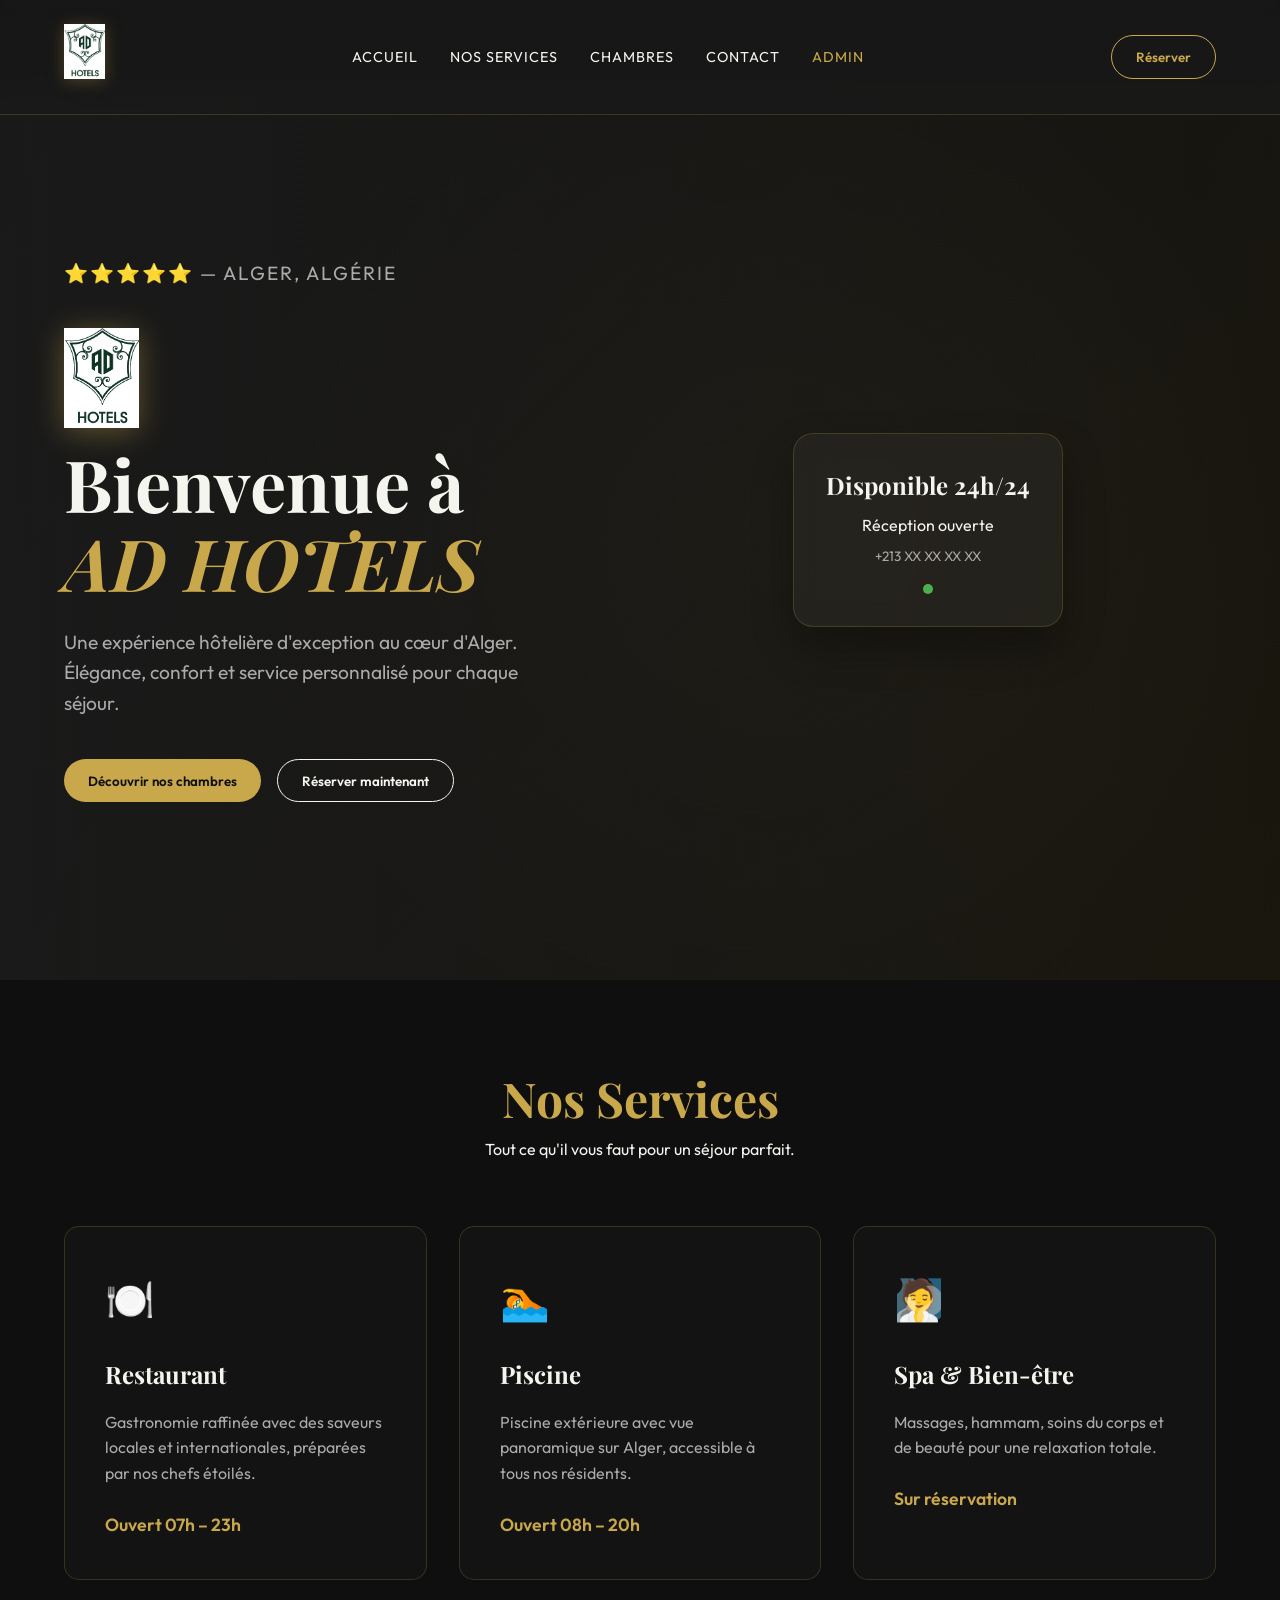
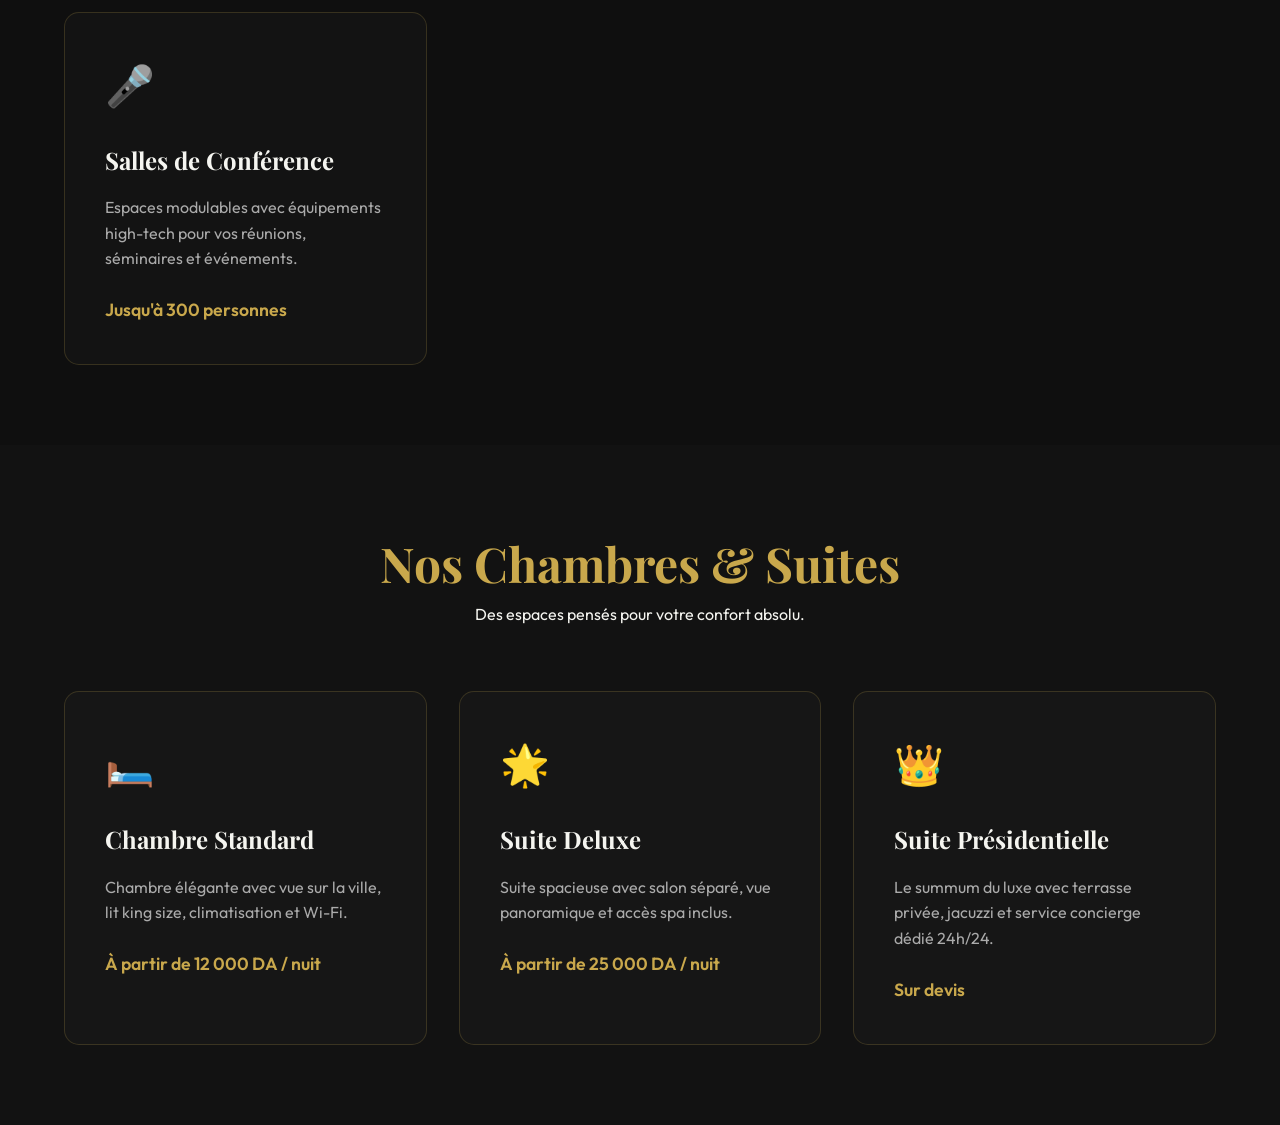
<file: index.html>
<!DOCTYPE html>
<html lang="fr">
<head>
    <meta charset="UTF-8">
    <meta name="viewport" content="width=device-width, initial-scale=1.0">
    <title>ADHOTEL | Hôtel de Luxe - Alger</title>
    <meta name="description" content="ADHOTEL Alger — Votre hôtel 5 étoiles au cœur d'Alger. Restaurant gastronomique, piscine, spa et salles de conférence.">
    <link rel="stylesheet" href="styles.css">
    <link href="https://fonts.googleapis.com/css2?family=Playfair+Display:wght@400;600&family=Outfit:wght@300;400;600&display=swap" rel="stylesheet">
    <link rel="manifest" href="manifest.json">
</head>
<body>
    <nav class="navbar">
        <div class="logo"><img src="images/logo.png" alt="AD HOTELS" class="logo-img"></div>
        <ul class="nav-links">
            <li><a href="#home">Accueil</a></li>
            <li><a href="#services">Nos Services</a></li>
            <li><a href="#chambres">Chambres</a></li>
            <li><a href="#contact">Contact</a></li>
            <li><a href="admin.html" style="color: var(--primary-color);">Admin</a></li>
        </ul>
        <button class="btn-book">Réserver</button>
    </nav>

    <header id="home" class="hero">
        <div class="hero-content">
            <p class="hero-tag">⭐⭐⭐⭐⭐ — Alger, Algérie</p>
            <img src="images/logo.png" alt="AD HOTELS" class="hero-logo">
            <h1>Bienvenue à<br><span>AD HOTELS</span></h1>
            <p>Une expérience hôtelière d'exception au cœur d'Alger. Élégance, confort et service personnalisé pour chaque séjour.</p>
            <div class="hero-buttons">
                <button class="btn-primary">Découvrir nos chambres</button>
                <button class="btn-secondary">Réserver maintenant</button>
            </div>
        </div>
        <div class="hero-image">
            <div class="glass-card">
                <h3>Disponible 24h/24</h3>
                <p>Réception ouverte</p>
                <p style="font-size:0.85rem; color:#aaa; margin-top:0.5rem;">+213 XX XX XX XX</p>
                <div class="pulse-indicator"></div>
            </div>
        </div>
    </header>

    <section id="services" class="services">
        <div class="section-header">
            <h2>Nos Services</h2>
            <p>Tout ce qu'il vous faut pour un séjour parfait.</p>
        </div>
        <div class="services-grid">
            <div class="service-card">
                <div class="service-icon">🍽️</div>
                <h3>Restaurant</h3>
                <p>Gastronomie raffinée avec des saveurs locales et internationales, préparées par nos chefs étoilés.</p>
                <span class="price">Ouvert 07h – 23h</span>
            </div>
            <div class="service-card">
                <div class="service-icon">🏊</div>
                <h3>Piscine</h3>
                <p>Piscine extérieure avec vue panoramique sur Alger, accessible à tous nos résidents.</p>
                <span class="price">Ouvert 08h – 20h</span>
            </div>
            <div class="service-card">
                <div class="service-icon">🧖</div>
                <h3>Spa & Bien-être</h3>
                <p>Massages, hammam, soins du corps et de beauté pour une relaxation totale.</p>
                <span class="price">Sur réservation</span>
            </div>
            <div class="service-card">
                <div class="service-icon">🎤</div>
                <h3>Salles de Conférence</h3>
                <p>Espaces modulables avec équipements high-tech pour vos réunions, séminaires et événements.</p>
                <span class="price">Jusqu'à 300 personnes</span>
            </div>
        </div>
    </section>

    <section id="chambres" class="services" style="background: rgba(255,255,255,0.01);">
        <div class="section-header">
            <h2>Nos Chambres & Suites</h2>
            <p>Des espaces pensés pour votre confort absolu.</p>
        </div>
        <div class="services-grid">
            <div class="service-card">
                <div class="service-icon">🛏️</div>
                <h3>Chambre Standard</h3>
                <p>Chambre élégante avec vue sur la ville, lit king size, climatisation et Wi-Fi.</p>
                <span class="price">À partir de 12 000 DA / nuit</span>
            </div>
            <div class="service-card">
                <div class="service-icon">🌟</div>
                <h3>Suite Deluxe</h3>
                <p>Suite spacieuse avec salon séparé, vue panoramique et accès spa inclus.</p>
                <span class="price">À partir de 25 000 DA / nuit</span>
            </div>
            <div class="service-card">
                <div class="service-icon">👑</div>
                <h3>Suite Présidentielle</h3>
                <p>Le summum du luxe avec terrasse privée, jacuzzi et service concierge dédié 24h/24.</p>
                <span class="price">Sur devis</span>
            </div>
        </div>
    </section>

    <!-- Modal Booking -->
    <div id="booking-modal" class="modal">
        <div class="modal-content glass">
            <span class="close">&times;</span>
            <h2>Réserver à ADHOTEL</h2>
            <form id="booking-form">
                <div class="form-group">
                    <label>Type de séjour / Service</label>
                    <select id="prestation" required>
                        <option value="">Sélectionnez...</option>
                        <option value="standard">Chambre Standard</option>
                        <option value="deluxe">Suite Deluxe</option>
                        <option value="presidentielle">Suite Présidentielle</option>
                        <option value="restaurant">Restaurant</option>
                        <option value="spa">Spa & Bien-être</option>
                        <option value="conference">Salle de Conférence</option>
                    </select>
                </div>
                <div class="form-group">
                    <label>Date</label>
                    <input type="date" id="booking-date" required>
                </div>
                <div style="display: flex; gap: 1rem;">
                    <div class="form-group" style="flex: 1;">
                        <label>Heure d'arrivée</label>
                        <input type="time" id="arrival-time" required>
                    </div>
                    <div class="form-group" style="flex: 1;">
                        <label>Heure de départ</label>
                        <input type="time" id="departure-time" required>
                    </div>
                </div>
                <input type="hidden" id="selected-time">
                <div class="form-group" style="display: flex; gap: 1rem;">
                    <div style="flex: 1;">
                        <label>Prénom</label>
                        <input type="text" id="prenom" placeholder="Mohamed" required>
                    </div>
                    <div style="flex: 1;">
                        <label>Nom</label>
                        <input type="text" id="nom" placeholder="Benali" required>
                    </div>
                </div>
                <div class="form-group">
                    <label>Numéro de téléphone</label>
                    <input type="tel" id="telephone" placeholder="0555 123 456" pattern="[0-9\s\-\+\(\)]*" required>
                </div>
                <button type="submit" class="btn-primary full-width">Confirmer la réservation</button>
            </form>
        </div>
    </div>

    <script src="script.js"></script>
</body>
</html>
</file>
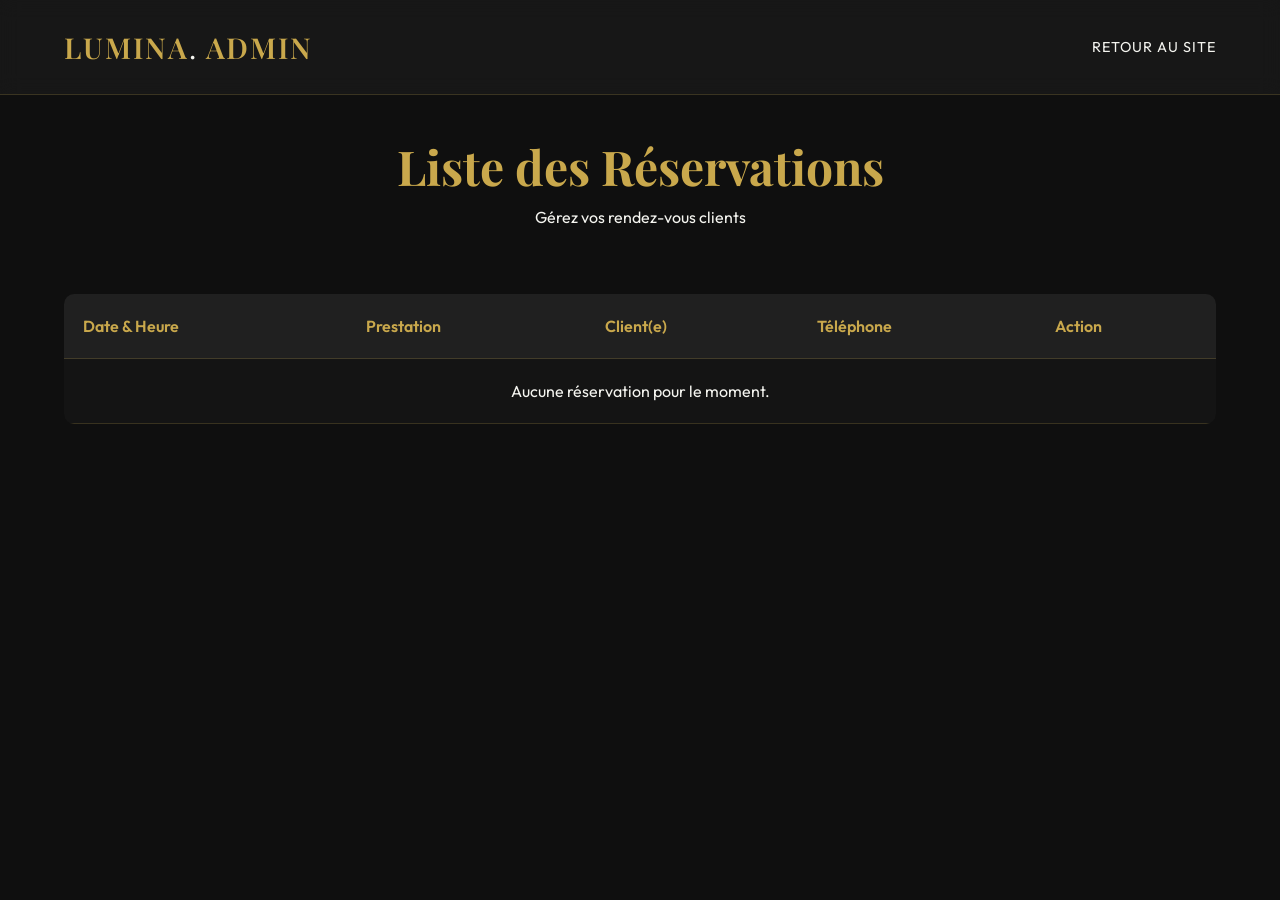
<file: admin.html>
<!DOCTYPE html>
<html lang="fr">
<head>
    <meta charset="UTF-8">
    <meta name="viewport" content="width=device-width, initial-scale=1.0">
    <title>Lumina Beauté | Dashboard Admin</title>
    <link rel="stylesheet" href="styles.css">
    <link href="https://fonts.googleapis.com/css2?family=Playfair+Display:wght@400;600&family=Outfit:wght@300;400;600&display=swap" rel="stylesheet">
    <style>
        .admin-container {
            padding: 8rem 5% 5rem 5%;
            min-height: 100vh;
        }
        table {
            width: 100%;
            border-collapse: collapse;
            margin-top: 2rem;
            background: rgba(255,255,255,0.02);
            border-radius: 10px;
            overflow: hidden;
        }
        th, td {
            padding: 1.2rem;
            text-align: left;
            border-bottom: 1px solid var(--glass-border);
        }
        th {
            background: rgba(255,255,255,0.05);
            color: var(--primary-color);
            font-weight: 600;
        }
        tr:hover {
            background: rgba(255,255,255,0.05);
        }
        .btn-delete {
            background: rgba(255, 50, 50, 0.2);
            color: #ff6b6b;
            border: 1px solid #ff6b6b;
            padding: 0.4rem 0.8rem;
            border-radius: 5px;
            cursor: pointer;
        }
        .btn-delete:hover {
            background: #ff6b6b;
            color: white;
        }
    </style>
</head>
<body>
    <nav class="navbar">
        <div class="logo">Lumina<span>.</span> Admin</div>
        <ul class="nav-links">
            <li><a href="index.html">Retour au site</a></li>
        </ul>
    </nav>

    <div class="admin-container">
        <div class="section-header">
            <h2>Liste des Réservations</h2>
            <p>Gérez vos rendez-vous clients</p>
        </div>

        <table id="reservations-table">
            <thead>
                <tr>
                    <th>Date & Heure</th>
                    <th>Prestation</th>
                    <th>Client(e)</th>
                    <th>Téléphone</th>
                    <th>Action</th>
                </tr>
            </thead>
            <tbody id="reservations-list">
                <!-- Data will be loaded via JS -->
            </tbody>
        </table>
    </div>

    <script>
        document.addEventListener('DOMContentLoaded', () => {
            loadReservations();
        });

        function loadReservations() {
            const list = document.getElementById('reservations-list');
            const reservations = JSON.parse(localStorage.getItem('salon_reservations') || '[]');

            if (reservations.length === 0) {
                list.innerHTML = '<tr><td colspan="5" style="text-align:center;">Aucune réservation pour le moment.</td></tr>';
                return;
            }

            // Trier par date et heure
            reservations.sort((a, b) => {
                const dateA = new Date(a.date + 'T' + a.time);
                const dateB = new Date(b.date + 'T' + b.time);
                return dateA - dateB;
            });

            list.innerHTML = '';
            reservations.forEach(res => {
                const tr = document.createElement('tr');
                tr.innerHTML = `
                    <td><strong>${res.date}</strong> à ${res.time}</td>
                    <td>${res.prestation ? res.prestation.toUpperCase() : 'Non spécifié'}</td>
                    <td>${res.prenom} <strong>${res.nom}</strong></td>
                    <td><a href="tel:${res.telephone}" style="color:var(--text-light); text-decoration:none;">${res.telephone}</a></td>
                    <td><button class="btn-delete" onclick="deleteReservation(${res.id})">Supprimer</button></td>
                `;
                list.appendChild(tr);
            });
        }

        function deleteReservation(id) {
            if (confirm("Voulez-vous vraiment annuler ce rendez-vous ?")) {
                let reservations = JSON.parse(localStorage.getItem('salon_reservations') || '[]');
                reservations = reservations.filter(res => res.id !== id);
                localStorage.setItem('salon_reservations', JSON.stringify(reservations));
                loadReservations();
            }
        }
    </script>
</body>
</html>
</file>
<file: styles.css>
:root {
    --primary-color: #C9A84C; /* Deep gold */
    --accent-color: #A07830;
    --dark-bg: #0F0F0F;
    --text-light: #F5F5F0;
    --glass-bg: rgba(255, 255, 255, 0.04);
    --glass-border: rgba(201, 168, 76, 0.2);
}

* {
    margin: 0;
    padding: 0;
    box-sizing: border-box;
}

body {
    font-family: 'Outfit', sans-serif;
    background-color: var(--dark-bg);
    color: var(--text-light);
    line-height: 1.6;
    overflow-x: hidden;
}

h1, h2, h3, .logo {
    font-family: 'Playfair Display', serif;
}

/* Navbar */
.navbar {
    display: flex;
    justify-content: space-between;
    align-items: center;
    padding: 1.5rem 5%;
    position: fixed;
    width: 100%;
    top: 0;
    z-index: 100;
    backdrop-filter: blur(10px);
    background: rgba(26, 26, 26, 0.8);
    border-bottom: 1px solid var(--glass-border);
}

.logo {
    font-size: 1.8rem;
    font-weight: 600;
    color: var(--primary-color);
    letter-spacing: 2px;
    text-transform: uppercase;
}

.logo span {
    color: var(--text-light);
    font-weight: 300;
}

.nav-links {
    list-style: none;
    display: flex;
    gap: 2rem;
}

.nav-links a {
    color: var(--text-light);
    text-decoration: none;
    font-size: 0.9rem;
    text-transform: uppercase;
    letter-spacing: 1px;
    transition: color 0.3s ease;
}

.nav-links a:hover {
    color: var(--primary-color);
}

/* Buttons */
.btn-book, .btn-primary, .btn-secondary {
    padding: 0.8rem 1.5rem;
    border-radius: 30px;
    font-family: 'Outfit', sans-serif;
    font-weight: 600;
    cursor: pointer;
    transition: all 0.3s ease;
}

.btn-book {
    background: transparent;
    border: 1px solid var(--primary-color);
    color: var(--primary-color);
}

.btn-book:hover {
    background: var(--primary-color);
    color: var(--dark-bg);
}

.btn-primary {
    background: var(--primary-color);
    border: none;
    color: var(--dark-bg);
}

.btn-primary:hover {
    background: #f0c3ae;
    transform: translateY(-2px);
    box-shadow: 0 10px 20px rgba(226, 181, 160, 0.2);
}

.btn-secondary {
    background: transparent;
    border: 1px solid var(--text-light);
    color: var(--text-light);
}

.btn-secondary:hover {
    background: rgba(255, 255, 255, 0.1);
}

/* Hero Section */
.hero {
    min-height: 100vh;
    display: flex;
    align-items: center;
    padding: 0 5%;
    margin-top: 5rem;
    position: relative;
    background: radial-gradient(circle at 60% 50%, rgba(201, 168, 76, 0.08) 0%, transparent 60%), linear-gradient(135deg, #0F0F0F 0%, #1a1505 100%);
}

.hero::before {
    content: '';
    position: absolute;
    top: 0; left: 0; right: 0; bottom: 0;
    background: linear-gradient(90deg, rgba(26,26,26,0.95) 0%, rgba(26,26,26,0.7) 50%, rgba(26,26,26,0.4) 100%);
    z-index: 0;
}

.hero-content, .hero-image {
    position: relative;
    z-index: 1;
}

.hero-content {
    flex: 1;
}

.hero-content h1 {
    font-size: 4.5rem;
    line-height: 1.1;
    margin-bottom: 1.5rem;
}

.hero-content h1 span {
    color: var(--primary-color);
    font-style: italic;
}

.hero-content p {
    font-size: 1.2rem;
    color: #AAAAAA;
    margin-bottom: 2.5rem;
    max-width: 500px;
}

.hero-buttons {
    display: flex;
    gap: 1rem;
}

/* Hero Glass Card (pseudo image area) */
.hero-image {
    flex: 1;
    display: flex;
    justify-content: center;
    align-items: center;
    position: relative;
}

.glass-card {
    background: var(--glass-bg);
    border: 1px solid var(--glass-border);
    backdrop-filter: blur(12px);
    padding: 2rem;
    border-radius: 20px;
    text-align: center;
    box-shadow: 0 20px 40px rgba(0,0,0,0.3);
    animation: float 6s ease-in-out infinite;
}

.glass-card h3 {
    margin-bottom: 0.5rem;
    font-size: 1.5rem;
}

.pulse-indicator {
    width: 10px;
    height: 10px;
    background-color: #4CAF50;
    border-radius: 50%;
    margin: 1rem auto 0;
    box-shadow: 0 0 0 rgba(76, 175, 80, 0.4);
    animation: pulse 2s infinite;
}

@keyframes float {
    0% { transform: translateY(0px); }
    50% { transform: translateY(-20px); }
    100% { transform: translateY(0px); }
}

@keyframes pulse {
    0% { box-shadow: 0 0 0 0 rgba(76, 175, 80, 0.4); }
    70% { box-shadow: 0 0 0 10px rgba(76, 175, 80, 0); }
    100% { box-shadow: 0 0 0 0 rgba(76, 175, 80, 0); }
}

/* Services */
.services {
    padding: 5rem 5%;
}

.section-header {
    text-align: center;
    margin-bottom: 4rem;
}

.section-header h2 {
    font-size: 3rem;
    color: var(--primary-color);
}

.services-grid {
    display: grid;
    grid-template-columns: repeat(auto-fit, minmax(280px, 1fr));
    gap: 2rem;
}

.service-card {
    background: rgba(255, 255, 255, 0.02);
    border: 1px solid var(--glass-border);
    padding: 2.5rem;
    border-radius: 15px;
    transition: transform 0.4s ease, background 0.4s ease;
    cursor: pointer;
}

.service-card:hover {
    transform: translateY(-10px);
    background: rgba(255, 255, 255, 0.05);
    border-color: var(--primary-color);
}

.service-icon {
    font-size: 2.5rem;
    margin-bottom: 1.5rem;
}

.service-card h3 {
    font-size: 1.5rem;
    margin-bottom: 1rem;
}

.service-card p {
    color: #AAAAAA;
    margin-bottom: 1.5rem;
}

.price {
    font-weight: 600;
    color: var(--primary-color);
    font-size: 1.1rem;
}

/* Modal */
.modal {
    display: none;
    position: fixed;
    top: 0;
    left: 0;
    width: 100%;
    height: 100%;
    background: rgba(0, 0, 0, 0.8);
    z-index: 1000;
    justify-content: center;
    align-items: center;
}

.modal-content {
    background: #2A2A2A;
    padding: 3rem;
    border-radius: 20px;
    width: 90%;
    max-width: 500px;
    position: relative;
    border: 1px solid var(--glass-border);
}

.close {
    position: absolute;
    top: 1.5rem;
    right: 1.5rem;
    font-size: 1.5rem;
    cursor: pointer;
    color: #AAAAAA;
    transition: color 0.3s;
}

.close:hover {
    color: var(--primary-color);
}

.form-group {
    margin-bottom: 1.5rem;
}

.form-group label {
    display: block;
    margin-bottom: 0.5rem;
    color: #AAAAAA;
}

.form-group input, .form-group select {
    width: 100%;
    padding: 0.8rem;
    background: rgba(255,255,255,0.05);
    border: 1px solid var(--glass-border);
    border-radius: 8px;
    color: white;
    font-family: inherit;
}

.form-group input:focus, .form-group select:focus {
    outline: none;
    border-color: var(--primary-color);
}

.full-width {
    width: 100%;
    margin-top: 1rem;
}

/* Responsive */
@media (max-width: 768px) {
    .hero {
        flex-direction: column;
        text-align: center;
        padding-top: 5rem;
    }
    
    .hero-content h1 {
        font-size: 3rem;
    }

    .hero-buttons {
        justify-content: center;
    }
    
    .nav-links {
        display: none;
    }
}

.service-img { width: 100%; height: 200px; object-fit: cover; border-radius: 10px; margin-bottom: 1.5rem; border: 1px solid var(--glass-border); }

.time-slots { display: grid; grid-template-columns: repeat(4, 1fr); gap: 0.5rem; margin-top: 0.5rem; }
.time-slot { padding: 0.5rem; text-align: center; background: rgba(255,255,255,0.05); border: 1px solid var(--glass-border); border-radius: 5px; cursor: pointer; font-size: 0.9rem; transition: all 0.2s; }
.time-slot:hover:not(.booked) { background: rgba(255,255,255,0.1); }
.time-slot.selected { background: var(--primary-color); color: var(--dark-bg); border-color: var(--primary-color); }
.time-slot.booked { opacity: 0.4; cursor: not-allowed; background: transparent; text-decoration: line-through; }

/* Logo Styles */
.logo-img { height: 55px; width: auto; filter: drop-shadow(0 2px 8px rgba(201,168,76,0.3)); }
.hero-logo { height: 100px; width: auto; margin-bottom: 1rem; filter: drop-shadow(0 4px 15px rgba(201,168,76,0.4)); display: block; }
.hero-tag { color: var(--primary-color); letter-spacing: 2px; font-size: 0.85rem; margin-bottom: 1rem; text-transform: uppercase; }
</file>
